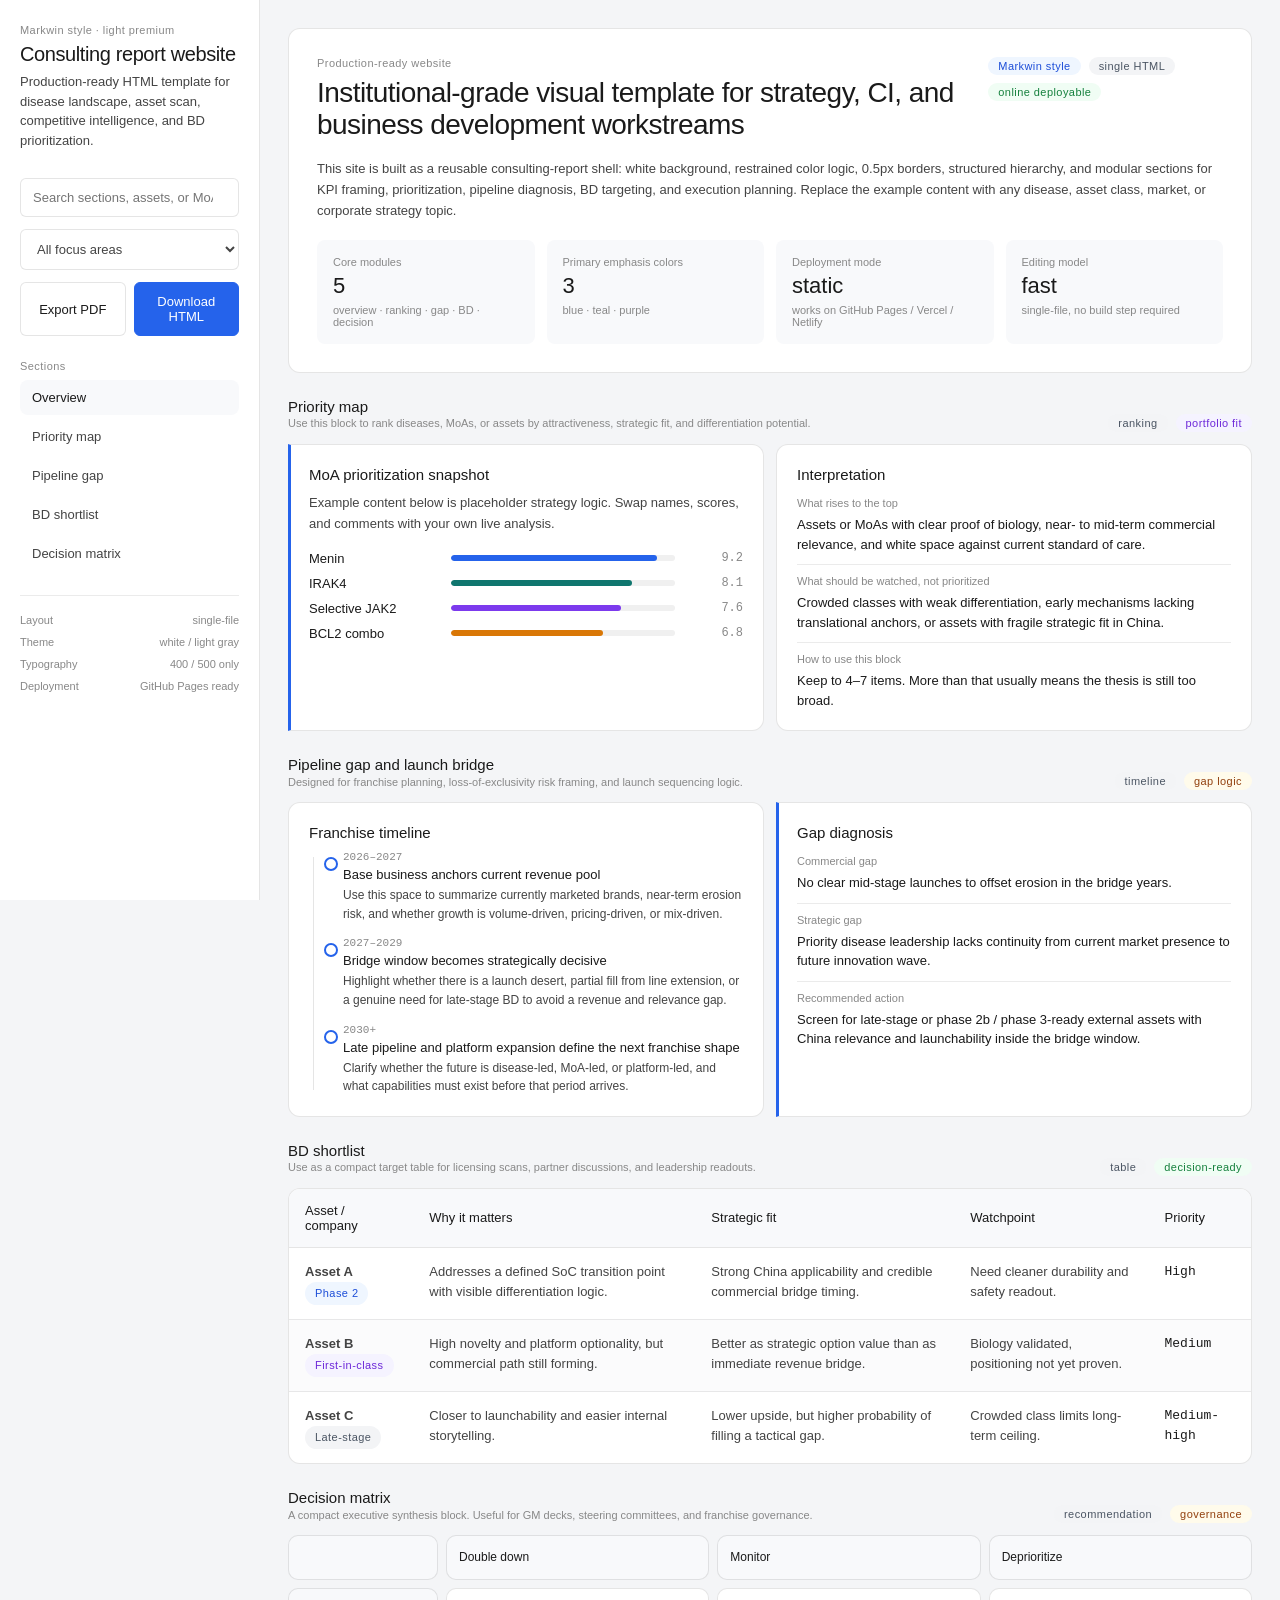
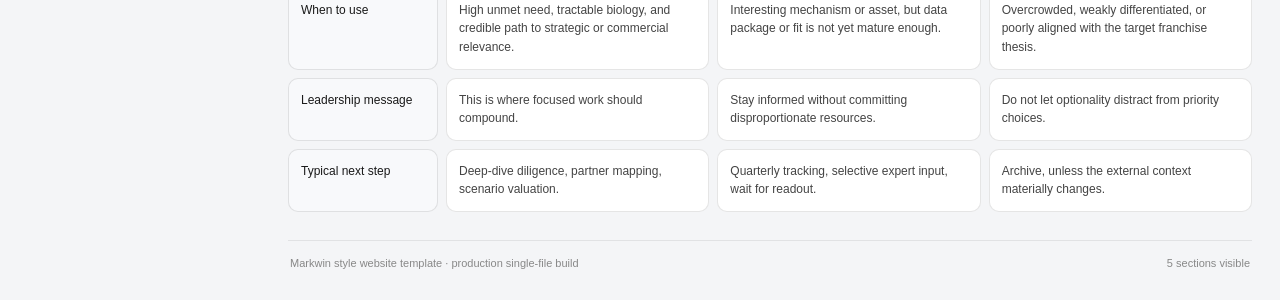
<file: index.html>
<!DOCTYPE html>
<html lang="en">
<head>
  <meta charset="UTF-8" />
  <meta name="viewport" content="width=device-width, initial-scale=1.0" />
  <title>Markwin Insights — production template</title>
  <meta name="description" content="Markwin Style production-grade consulting report website template." />
  <style>
    :root {
      --bg-main: #FFFFFF;
      --bg-page: #F4F5F7;
      --bg-sub: #F8F9FB;
      --text-main: #1A1A1A;
      --text-body: #444444;
      --text-sub: #888888;
      --border: rgba(0, 0, 0, 0.10);
      --border-strong: rgba(0, 0, 0, 0.25);
      --blue: #2563EB;
      --teal: #0F766E;
      --purple: #7C3AED;
      --amber: #D97706;
      --red: #DC2626;
      --green: #16A34A;
      --gray: #6B7280;
      --radius-sm: 6px;
      --radius-md: 10px;
      --radius-lg: 12px;
      --sidebar-w: 260px;
      --max-w: 1480px;
      --font-sans: -apple-system, BlinkMacSystemFont, "Segoe UI", "PingFang SC", "Hiragino Sans GB", "Microsoft YaHei", sans-serif;
      --font-mono: "SF Mono", "Fira Code", "Cascadia Code", monospace;
    }
    * { box-sizing: border-box; }
    html { scroll-behavior: smooth; }
    body {
      margin: 0;
      background: var(--bg-page);
      color: var(--text-main);
      font-family: var(--font-sans);
      -webkit-font-smoothing: antialiased;
      text-rendering: optimizeLegibility;
    }
    a { color: inherit; text-decoration: none; }
    .app {
      max-width: var(--max-w);
      margin: 0 auto;
      display: grid;
      grid-template-columns: var(--sidebar-w) minmax(0, 1fr);
      min-height: 100vh;
    }
    .sidebar {
      position: sticky;
      top: 0;
      height: 100vh;
      background: var(--bg-main);
      border-right: 0.5px solid var(--border);
      padding: 24px 20px 20px;
      overflow-y: auto;
    }
    .brand {
      display: flex;
      flex-direction: column;
      gap: 6px;
      margin-bottom: 28px;
    }
    .brand-kicker {
      font-size: 11px;
      color: var(--text-sub);
      letter-spacing: 0.04em;
      text-transform: none;
    }
    .brand-title {
      font-size: 20px;
      font-weight: 500;
      letter-spacing: -0.02em;
      line-height: 1.2;
    }
    .brand-subtitle {
      font-size: 13px;
      color: var(--text-body);
      line-height: 1.5;
    }
    .controls {
      display: grid;
      gap: 12px;
      margin-bottom: 24px;
    }
    .input, .select, .button {
      width: 100%;
      border: 0.5px solid var(--border);
      border-radius: var(--radius-sm);
      background: var(--bg-main);
      color: var(--text-body);
      font: inherit;
      font-size: 13px;
      padding: 11px 12px;
      outline: none;
      transition: border-color .15s ease, background .15s ease;
    }
    .input:focus, .select:focus, .button:focus {
      border-color: var(--border-strong);
    }
    .button {
      cursor: pointer;
      color: var(--text-main);
    }
    .button.primary {
      background: var(--blue);
      border-color: var(--blue);
      color: #fff;
    }
    .button-row {
      display: grid;
      grid-template-columns: 1fr 1fr;
      gap: 8px;
    }
    .nav-label {
      font-size: 11px;
      color: var(--text-sub);
      margin: 12px 0 8px;
      letter-spacing: 0.04em;
    }
    .nav {
      display: grid;
      gap: 4px;
    }
    .nav a {
      font-size: 13px;
      color: var(--text-body);
      padding: 10px 12px;
      border-radius: 8px;
      transition: background .15s ease, color .15s ease;
    }
    .nav a:hover, .nav a.active {
      background: var(--bg-sub);
      color: var(--text-main);
    }
    .meta-block {
      margin-top: 24px;
      padding-top: 18px;
      border-top: 0.5px solid rgba(0,0,0,0.08);
      display: grid;
      gap: 10px;
    }
    .meta-item {
      display: flex;
      justify-content: space-between;
      gap: 8px;
      font-size: 11px;
      color: var(--text-sub);
    }
    .main {
      padding: 28px;
    }
    .hero {
      background: var(--bg-main);
      border: 0.5px solid var(--border);
      border-radius: var(--radius-lg);
      padding: 28px;
      display: grid;
      gap: 18px;
    }
    .hero-top {
      display: flex;
      justify-content: space-between;
      gap: 16px;
      align-items: flex-start;
    }
    .eyebrow {
      font-size: 11px;
      color: var(--text-sub);
      letter-spacing: 0.04em;
      margin-bottom: 8px;
    }
    .hero h1 {
      margin: 0;
      font-size: 28px;
      line-height: 1.15;
      letter-spacing: -0.02em;
      font-weight: 500;
      max-width: 860px;
    }
    .hero p {
      margin: 0;
      font-size: 13px;
      line-height: 1.6;
      color: var(--text-body);
      max-width: 900px;
    }
    .tag-row, .filter-tags {
      display: flex;
      flex-wrap: wrap;
      gap: 8px;
    }
    .tag {
      display: inline-flex;
      align-items: center;
      gap: 6px;
      padding: 3px 10px;
      border-radius: 20px;
      font-size: 11px;
      font-weight: 500;
      letter-spacing: 0.04em;
      background: #EFF6FF;
      color: #1D4ED8;
      white-space: nowrap;
    }
    .tag.gray { background: #F3F4F6; color: #4B5563; }
    .tag.green { background: #F0FDF4; color: #15803D; }
    .tag.amber { background: #FFFBEB; color: #92400E; }
    .tag.purple { background: #F5F3FF; color: #6D28D9; }
    .metrics {
      display: grid;
      grid-template-columns: repeat(4, minmax(0, 1fr));
      gap: 12px;
    }
    .metric {
      background: var(--bg-sub);
      border-radius: 8px;
      padding: 16px;
    }
    .metric-label { font-size: 11px; color: var(--text-sub); }
    .metric-value {
      margin-top: 6px;
      font-size: 22px;
      line-height: 1.1;
      font-weight: 500;
      color: var(--text-main);
    }
    .metric-note { margin-top: 6px; font-size: 11px; color: var(--text-sub); }
    .section {
      margin-top: 24px;
      display: grid;
      gap: 12px;
    }
    .section-header {
      display: flex;
      justify-content: space-between;
      align-items: flex-end;
      gap: 16px;
    }
    .section-title {
      font-size: 15px;
      font-weight: 500;
      line-height: 1.3;
    }
    .section-subtitle {
      font-size: 11px;
      color: var(--text-sub);
      line-height: 1.4;
      max-width: 760px;
    }
    .grid-2, .grid-3, .grid-4 {
      display: grid;
      gap: 12px;
    }
    .grid-2 { grid-template-columns: repeat(2, minmax(0, 1fr)); }
    .grid-3 { grid-template-columns: repeat(3, minmax(0, 1fr)); }
    .grid-4 { grid-template-columns: repeat(4, minmax(0, 1fr)); }
    .card {
      background: var(--bg-main);
      border: 0.5px solid var(--border);
      border-radius: var(--radius-lg);
      padding: 20px;
      min-width: 0;
    }
    .card.accent {
      border-left: 3px solid var(--blue);
      border-radius: 0 12px 12px 0;
      padding-left: 18px;
    }
    .card-title {
      font-size: 15px;
      font-weight: 500;
      line-height: 1.35;
      margin: 0 0 8px;
    }
    .card-body {
      font-size: 13px;
      line-height: 1.6;
      color: var(--text-body);
    }
    .mini-list {
      display: grid;
      gap: 10px;
      margin-top: 12px;
    }
    .mini-item {
      padding-top: 10px;
      border-top: 0.5px solid rgba(0,0,0,0.08);
      display: grid;
      gap: 6px;
    }
    .mini-item:first-child { padding-top: 0; border-top: 0; }
    .mini-label { font-size: 11px; color: var(--text-sub); }
    .mini-value { font-size: 13px; color: var(--text-main); line-height: 1.5; }
    .bar-list { display: grid; gap: 10px; }
    .bar-row {
      display: grid;
      grid-template-columns: 132px minmax(0, 1fr) 58px;
      gap: 10px;
      align-items: center;
    }
    .bar-label { font-size: 13px; color: var(--text-main); }
    .bar-track {
      height: 6px;
      background: #F0F0F0;
      border-radius: 3px;
      overflow: hidden;
    }
    .bar-fill { height: 100%; border-radius: 3px; }
    .bar-value {
      font-size: 12px;
      color: var(--text-sub);
      text-align: right;
      font-family: var(--font-mono);
    }
    .bar-blue { background: var(--blue); }
    .bar-teal { background: var(--teal); }
    .bar-purple { background: var(--purple); }
    .bar-amber { background: var(--amber); }
    .timeline {
      position: relative;
      display: grid;
      gap: 14px;
      padding-left: 16px;
    }
    .timeline::before {
      content: "";
      position: absolute;
      left: 4px;
      top: 6px;
      bottom: 6px;
      width: 0.5px;
      background: rgba(0,0,0,0.10);
    }
    .timeline-item {
      position: relative;
      padding-left: 18px;
      display: grid;
      gap: 4px;
    }
    .timeline-item::before {
      content: "";
      position: absolute;
      left: -1px;
      top: 6px;
      width: 10px;
      height: 10px;
      border-radius: 999px;
      background: var(--bg-main);
      border: 2px solid var(--blue);
    }
    .timeline-date { font-size: 11px; color: var(--text-sub); font-family: var(--font-mono); }
    .timeline-title { font-size: 13px; color: var(--text-main); }
    .timeline-copy { font-size: 12px; color: var(--text-body); line-height: 1.55; }
    .table-wrap {
      overflow-x: auto;
      border: 0.5px solid var(--border);
      border-radius: 12px;
      background: var(--bg-main);
    }
    table {
      width: 100%;
      border-collapse: collapse;
      min-width: 780px;
    }
    thead th {
      font-size: 13px;
      font-weight: 500;
      color: var(--text-main);
      text-align: left;
      padding: 14px 16px;
      background: var(--bg-sub);
      border-bottom: 0.5px solid var(--border);
    }
    tbody td {
      font-size: 13px;
      line-height: 1.55;
      color: var(--text-body);
      padding: 14px 16px;
      border-top: 0.5px solid rgba(0,0,0,0.08);
      vertical-align: top;
    }
    tbody tr:nth-child(even) td { background: #FBFBFC; }
    .score {
      font-family: var(--font-mono);
      color: var(--text-main);
    }
    .matrix {
      display: grid;
      grid-template-columns: 150px repeat(3, minmax(0, 1fr));
      gap: 8px;
    }
    .matrix-head, .matrix-cell {
      border: 0.5px solid var(--border);
      border-radius: 10px;
      padding: 12px;
      background: var(--bg-main);
      font-size: 12px;
      line-height: 1.55;
      color: var(--text-body);
    }
    .matrix-head {
      background: var(--bg-sub);
      font-weight: 500;
      color: var(--text-main);
    }
    .matrix-row-title {
      background: var(--bg-sub);
      font-weight: 500;
      color: var(--text-main);
    }
    .footer {
      margin-top: 28px;
      padding: 16px 2px 0;
      border-top: 0.5px solid rgba(0,0,0,0.08);
      display: flex;
      justify-content: space-between;
      gap: 16px;
      font-size: 11px;
      color: var(--text-sub);
    }
    .hidden { display: none !important; }
    @media (max-width: 1180px) {
      .app { grid-template-columns: 1fr; }
      .sidebar {
        position: static;
        height: auto;
        border-right: 0;
        border-bottom: 0.5px solid var(--border);
      }
      .main { padding: 20px; }
      .metrics, .grid-4 { grid-template-columns: repeat(2, minmax(0, 1fr)); }
      .grid-3 { grid-template-columns: 1fr; }
      .grid-2 { grid-template-columns: 1fr; }
    }
    @media (max-width: 720px) {
      .hero, .card { padding: 16px; }
      .main { padding: 12px; }
      .hero-top, .section-header, .footer { flex-direction: column; align-items: flex-start; }
      .metrics { grid-template-columns: 1fr; }
      .bar-row { grid-template-columns: 90px minmax(0, 1fr) 48px; }
      .matrix { grid-template-columns: 1fr; }
      table { min-width: 620px; }
    }
    @media print {
      body { background: #fff; }
      .sidebar, .controls { display: none; }
      .app { display: block; max-width: none; }
      .main { padding: 0; }
      .hero, .card, .table-wrap { break-inside: avoid; }
    }
  </style>
</head>
<body>
  <div class="app">
    <aside class="sidebar">
      <div class="brand">
        <div class="brand-kicker">Markwin style · light premium</div>
        <div class="brand-title">Consulting report website</div>
        <div class="brand-subtitle">Production-ready HTML template for disease landscape, asset scan, competitive intelligence, and BD prioritization.</div>
      </div>

      <div class="controls">
        <input id="searchInput" class="input" type="search" placeholder="Search sections, assets, or MoAs" />
        <select id="focusFilter" class="select">
          <option value="all">All focus areas</option>
          <option value="landscape">Landscape</option>
          <option value="pipeline">Pipeline</option>
          <option value="bd">BD</option>
          <option value="execution">Execution</option>
        </select>
        <div class="button-row">
          <button class="button" onclick="window.print()">Export PDF</button>
          <button class="button primary" onclick="downloadHtml()">Download HTML</button>
        </div>
      </div>

      <div class="nav-label">Sections</div>
      <nav class="nav" id="nav">
        <a href="#overview" data-focus="landscape">Overview</a>
        <a href="#priority" data-focus="landscape">Priority map</a>
        <a href="#pipeline" data-focus="pipeline">Pipeline gap</a>
        <a href="#bd" data-focus="bd">BD shortlist</a>
        <a href="#decision" data-focus="execution">Decision matrix</a>
      </nav>

      <div class="meta-block">
        <div class="meta-item"><span>Layout</span><span>single-file</span></div>
        <div class="meta-item"><span>Theme</span><span>white / light gray</span></div>
        <div class="meta-item"><span>Typography</span><span>400 / 500 only</span></div>
        <div class="meta-item"><span>Deployment</span><span>GitHub Pages ready</span></div>
      </div>
    </aside>

    <main class="main" id="mainContent">
      <section class="hero searchable section-block" id="overview" data-focus="landscape" data-keywords="hematology landscape launch strategy report template mc kinsey novartis">
        <div class="hero-top">
          <div>
            <div class="eyebrow">Production-ready website</div>
            <h1>Institutional-grade visual template for strategy, CI, and business development workstreams</h1>
          </div>
          <div class="tag-row">
            <span class="tag">Markwin style</span>
            <span class="tag gray">single HTML</span>
            <span class="tag green">online deployable</span>
          </div>
        </div>
        <p>
          This site is built as a reusable consulting-report shell: white background, restrained color logic, 0.5px borders, structured hierarchy, and modular sections for KPI framing, prioritization, pipeline diagnosis, BD targeting, and execution planning. Replace the example content with any disease, asset class, market, or corporate strategy topic.
        </p>

        <div class="metrics">
          <div class="metric">
            <div class="metric-label">Core modules</div>
            <div class="metric-value">5</div>
            <div class="metric-note">overview · ranking · gap · BD · decision</div>
          </div>
          <div class="metric">
            <div class="metric-label">Primary emphasis colors</div>
            <div class="metric-value">3</div>
            <div class="metric-note">blue · teal · purple</div>
          </div>
          <div class="metric">
            <div class="metric-label">Deployment mode</div>
            <div class="metric-value">static</div>
            <div class="metric-note">works on GitHub Pages / Vercel / Netlify</div>
          </div>
          <div class="metric">
            <div class="metric-label">Editing model</div>
            <div class="metric-value">fast</div>
            <div class="metric-note">single-file, no build step required</div>
          </div>
        </div>
      </section>

      <section class="section section-block searchable" id="priority" data-focus="landscape" data-keywords="priority map moa ranking opportunity assessment portfolio">
        <div class="section-header">
          <div>
            <div class="section-title">Priority map</div>
            <div class="section-subtitle">Use this block to rank diseases, MoAs, or assets by attractiveness, strategic fit, and differentiation potential.</div>
          </div>
          <div class="filter-tags">
            <span class="tag gray">ranking</span>
            <span class="tag purple">portfolio fit</span>
          </div>
        </div>

        <div class="grid-2">
          <article class="card accent">
            <h3 class="card-title">MoA prioritization snapshot</h3>
            <div class="card-body">Example content below is placeholder strategy logic. Swap names, scores, and comments with your own live analysis.</div>
            <div class="mini-list" style="margin-top:16px;">
              <div class="bar-list">
                <div class="bar-row"><div class="bar-label">Menin</div><div class="bar-track"><div class="bar-fill bar-blue" style="width:92%"></div></div><div class="bar-value">9.2</div></div>
                <div class="bar-row"><div class="bar-label">IRAK4</div><div class="bar-track"><div class="bar-fill bar-teal" style="width:81%"></div></div><div class="bar-value">8.1</div></div>
                <div class="bar-row"><div class="bar-label">Selective JAK2</div><div class="bar-track"><div class="bar-fill bar-purple" style="width:76%"></div></div><div class="bar-value">7.6</div></div>
                <div class="bar-row"><div class="bar-label">BCL2 combo</div><div class="bar-track"><div class="bar-fill bar-amber" style="width:68%"></div></div><div class="bar-value">6.8</div></div>
              </div>
            </div>
          </article>

          <article class="card">
            <h3 class="card-title">Interpretation</h3>
            <div class="mini-list">
              <div class="mini-item">
                <div class="mini-label">What rises to the top</div>
                <div class="mini-value">Assets or MoAs with clear proof of biology, near- to mid-term commercial relevance, and white space against current standard of care.</div>
              </div>
              <div class="mini-item">
                <div class="mini-label">What should be watched, not prioritized</div>
                <div class="mini-value">Crowded classes with weak differentiation, early mechanisms lacking translational anchors, or assets with fragile strategic fit in China.</div>
              </div>
              <div class="mini-item">
                <div class="mini-label">How to use this block</div>
                <div class="mini-value">Keep to 4–7 items. More than that usually means the thesis is still too broad.</div>
              </div>
            </div>
          </article>
        </div>
      </section>

      <section class="section section-block searchable" id="pipeline" data-focus="pipeline" data-keywords="pipeline gap launch bridge timeline revenue hole">
        <div class="section-header">
          <div>
            <div class="section-title">Pipeline gap and launch bridge</div>
            <div class="section-subtitle">Designed for franchise planning, loss-of-exclusivity risk framing, and launch sequencing logic.</div>
          </div>
          <div class="filter-tags">
            <span class="tag gray">timeline</span>
            <span class="tag amber">gap logic</span>
          </div>
        </div>

        <div class="grid-2">
          <article class="card">
            <h3 class="card-title">Franchise timeline</h3>
            <div class="timeline">
              <div class="timeline-item">
                <div class="timeline-date">2026–2027</div>
                <div class="timeline-title">Base business anchors current revenue pool</div>
                <div class="timeline-copy">Use this space to summarize currently marketed brands, near-term erosion risk, and whether growth is volume-driven, pricing-driven, or mix-driven.</div>
              </div>
              <div class="timeline-item">
                <div class="timeline-date">2027–2029</div>
                <div class="timeline-title">Bridge window becomes strategically decisive</div>
                <div class="timeline-copy">Highlight whether there is a launch desert, partial fill from line extension, or a genuine need for late-stage BD to avoid a revenue and relevance gap.</div>
              </div>
              <div class="timeline-item">
                <div class="timeline-date">2030+</div>
                <div class="timeline-title">Late pipeline and platform expansion define the next franchise shape</div>
                <div class="timeline-copy">Clarify whether the future is disease-led, MoA-led, or platform-led, and what capabilities must exist before that period arrives.</div>
              </div>
            </div>
          </article>

          <article class="card accent">
            <h3 class="card-title">Gap diagnosis</h3>
            <div class="mini-list">
              <div class="mini-item">
                <div class="mini-label">Commercial gap</div>
                <div class="mini-value">No clear mid-stage launches to offset erosion in the bridge years.</div>
              </div>
              <div class="mini-item">
                <div class="mini-label">Strategic gap</div>
                <div class="mini-value">Priority disease leadership lacks continuity from current market presence to future innovation wave.</div>
              </div>
              <div class="mini-item">
                <div class="mini-label">Recommended action</div>
                <div class="mini-value">Screen for late-stage or phase 2b / phase 3-ready external assets with China relevance and launchability inside the bridge window.</div>
              </div>
            </div>
          </article>
        </div>
      </section>

      <section class="section section-block searchable" id="bd" data-focus="bd" data-keywords="bd shortlist business development target asset licensing m&a partnership">
        <div class="section-header">
          <div>
            <div class="section-title">BD shortlist</div>
            <div class="section-subtitle">Use as a compact target table for licensing scans, partner discussions, and leadership readouts.</div>
          </div>
          <div class="filter-tags">
            <span class="tag gray">table</span>
            <span class="tag green">decision-ready</span>
          </div>
        </div>

        <div class="table-wrap">
          <table>
            <thead>
              <tr>
                <th>Asset / company</th>
                <th>Why it matters</th>
                <th>Strategic fit</th>
                <th>Watchpoint</th>
                <th>Priority</th>
              </tr>
            </thead>
            <tbody>
              <tr>
                <td><strong>Asset A</strong><br><span class="tag">Phase 2</span></td>
                <td>Addresses a defined SoC transition point with visible differentiation logic.</td>
                <td>Strong China applicability and credible commercial bridge timing.</td>
                <td>Need cleaner durability and safety readout.</td>
                <td class="score">High</td>
              </tr>
              <tr>
                <td><strong>Asset B</strong><br><span class="tag purple">First-in-class</span></td>
                <td>High novelty and platform optionality, but commercial path still forming.</td>
                <td>Better as strategic option value than as immediate revenue bridge.</td>
                <td>Biology validated, positioning not yet proven.</td>
                <td class="score">Medium</td>
              </tr>
              <tr>
                <td><strong>Asset C</strong><br><span class="tag gray">Late-stage</span></td>
                <td>Closer to launchability and easier internal storytelling.</td>
                <td>Lower upside, but higher probability of filling a tactical gap.</td>
                <td>Crowded class limits long-term ceiling.</td>
                <td class="score">Medium-high</td>
              </tr>
            </tbody>
          </table>
        </div>
      </section>

      <section class="section section-block searchable" id="decision" data-focus="execution" data-keywords="decision matrix recommendation next steps governance">
        <div class="section-header">
          <div>
            <div class="section-title">Decision matrix</div>
            <div class="section-subtitle">A compact executive synthesis block. Useful for GM decks, steering committees, and franchise governance.</div>
          </div>
          <div class="filter-tags">
            <span class="tag gray">recommendation</span>
            <span class="tag amber">governance</span>
          </div>
        </div>

        <div class="matrix">
          <div class="matrix-head"></div>
          <div class="matrix-head">Double down</div>
          <div class="matrix-head">Monitor</div>
          <div class="matrix-head">Deprioritize</div>

          <div class="matrix-cell matrix-row-title">When to use</div>
          <div class="matrix-cell">High unmet need, tractable biology, and credible path to strategic or commercial relevance.</div>
          <div class="matrix-cell">Interesting mechanism or asset, but data package or fit is not yet mature enough.</div>
          <div class="matrix-cell">Overcrowded, weakly differentiated, or poorly aligned with the target franchise thesis.</div>

          <div class="matrix-cell matrix-row-title">Leadership message</div>
          <div class="matrix-cell">This is where focused work should compound.</div>
          <div class="matrix-cell">Stay informed without committing disproportionate resources.</div>
          <div class="matrix-cell">Do not let optionality distract from priority choices.</div>

          <div class="matrix-cell matrix-row-title">Typical next step</div>
          <div class="matrix-cell">Deep-dive diligence, partner mapping, scenario valuation.</div>
          <div class="matrix-cell">Quarterly tracking, selective expert input, wait for readout.</div>
          <div class="matrix-cell">Archive, unless the external context materially changes.</div>
        </div>
      </section>

      <footer class="footer">
        <div>Markwin style website template · production single-file build</div>
        <div id="footerStatus">Ready for static hosting</div>
      </footer>
    </main>
  </div>

  <script>
    const searchInput = document.getElementById('searchInput');
    const focusFilter = document.getElementById('focusFilter');
    const sections = Array.from(document.querySelectorAll('.section-block'));
    const navLinks = Array.from(document.querySelectorAll('#nav a'));
    const footerStatus = document.getElementById('footerStatus');

    function normalize(v) { return (v || '').toLowerCase().trim(); }

    function updateVisibility() {
      const q = normalize(searchInput.value);
      const focus = focusFilter.value;
      let visibleCount = 0;

      sections.forEach(section => {
        const text = normalize(section.innerText + ' ' + (section.dataset.keywords || ''));
        const focusMatch = focus === 'all' || section.dataset.focus === focus;
        const searchMatch = !q || text.includes(q);
        const show = focusMatch && searchMatch;
        section.classList.toggle('hidden', !show);
        if (show) visibleCount += 1;
      });

      navLinks.forEach(link => {
        const target = document.querySelector(link.getAttribute('href'));
        const hidden = target.classList.contains('hidden');
        link.classList.toggle('hidden', hidden);
      });

      footerStatus.textContent = visibleCount + ' section' + (visibleCount === 1 ? '' : 's') + ' visible';
    }

    function updateActiveNav() {
      const offset = 120;
      let activeId = '';
      sections.filter(s => !s.classList.contains('hidden')).forEach(section => {
        const rect = section.getBoundingClientRect();
        if (rect.top <= offset && rect.bottom > offset) activeId = '#' + section.id;
      });
      navLinks.forEach(link => {
        link.classList.toggle('active', link.getAttribute('href') === activeId);
      });
    }

    function downloadHtml() {
      const blob = new Blob([document.documentElement.outerHTML], { type: 'text/html;charset=utf-8' });
      const url = URL.createObjectURL(blob);
      const a = document.createElement('a');
      a.href = url;
      a.download = 'markwin-production-template.html';
      document.body.appendChild(a);
      a.click();
      a.remove();
      URL.revokeObjectURL(url);
    }

    searchInput.addEventListener('input', updateVisibility);
    focusFilter.addEventListener('change', updateVisibility);
    window.addEventListener('scroll', updateActiveNav, { passive: true });
    updateVisibility();
    updateActiveNav();
  </script>
</body>
</html>
</file>
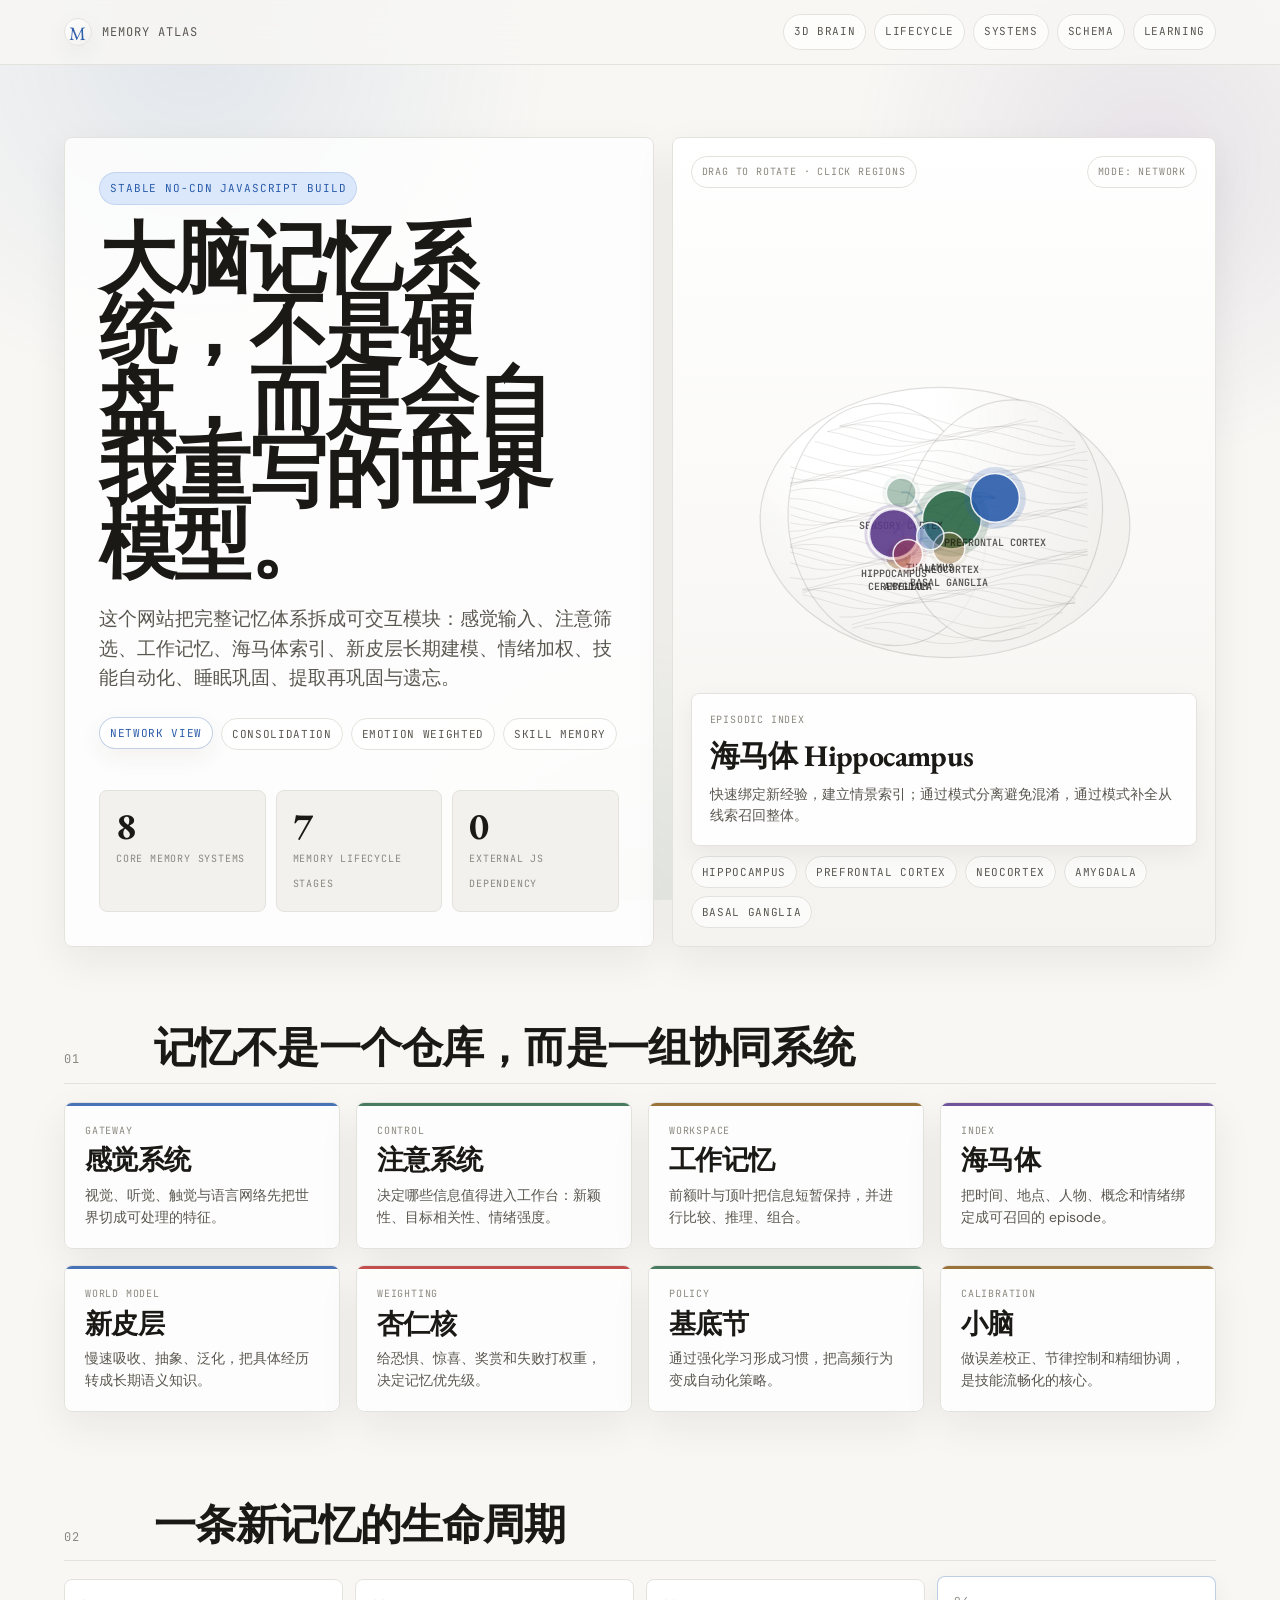
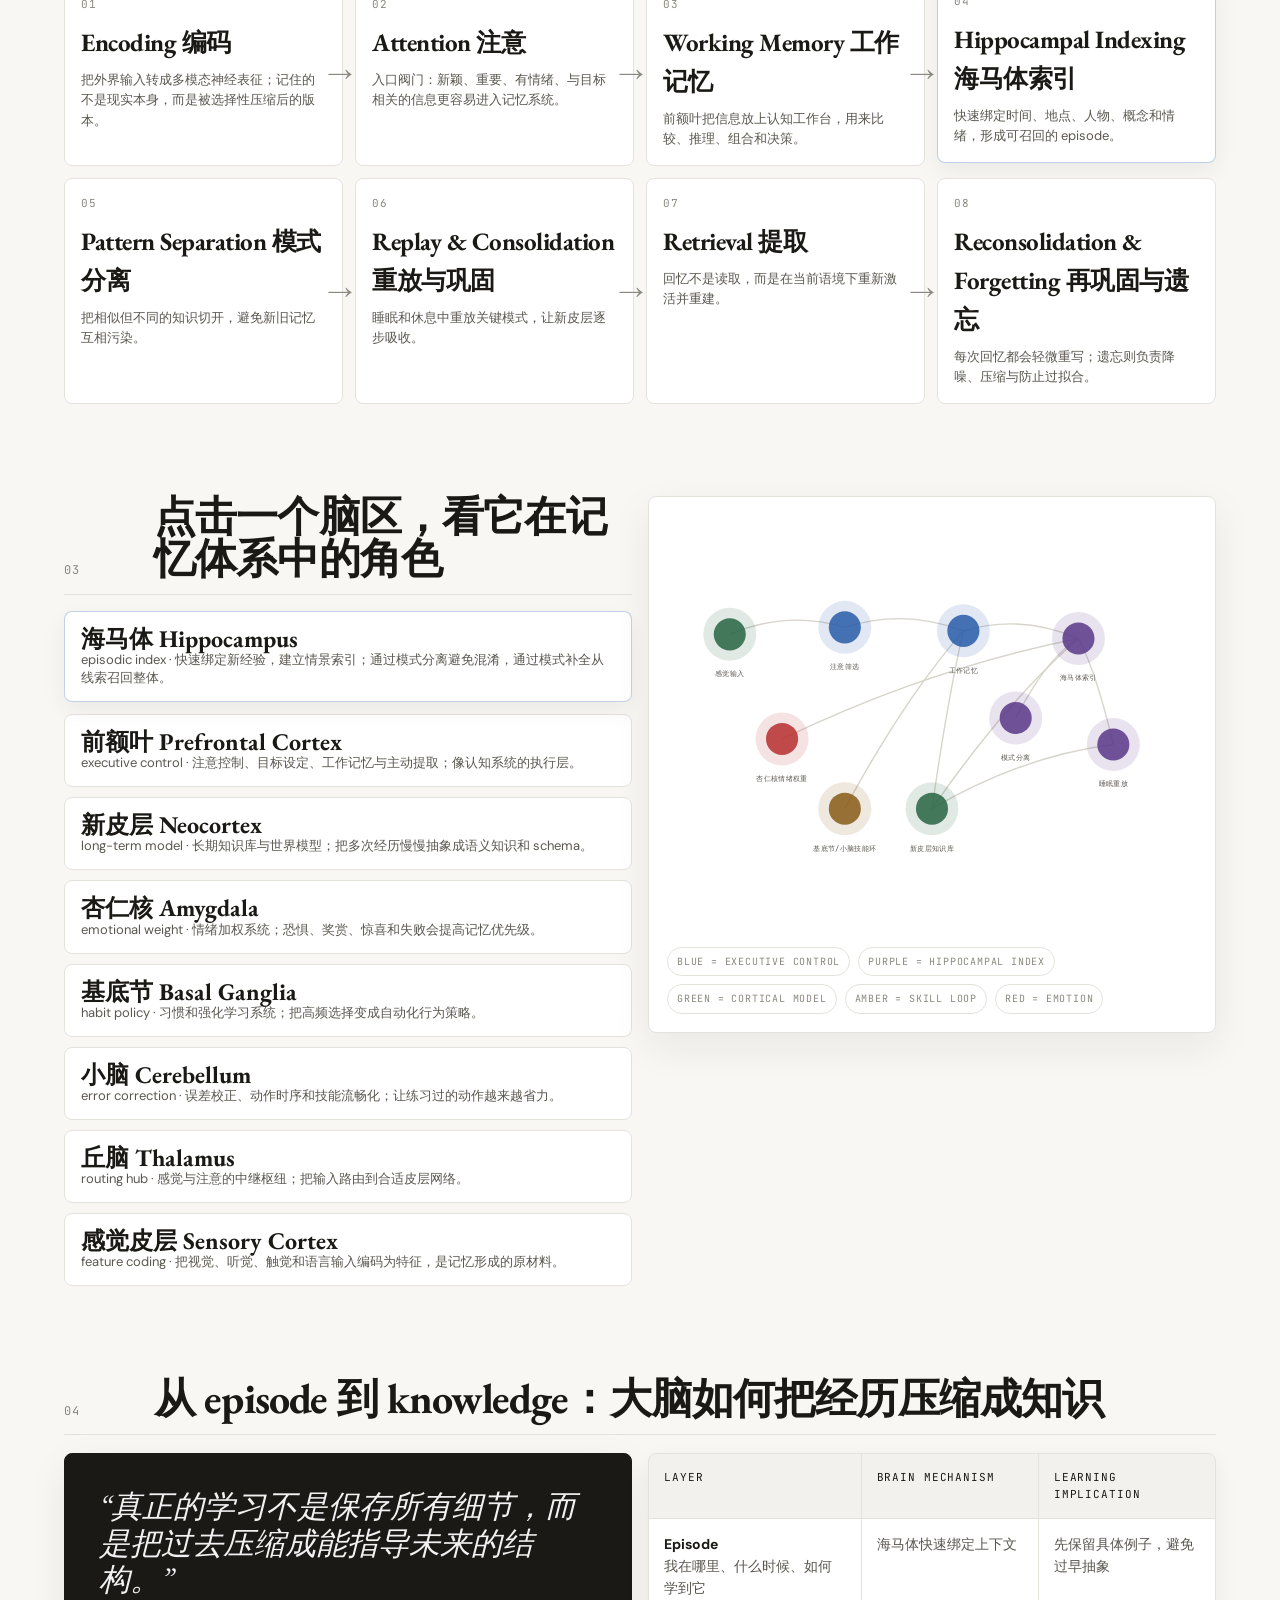
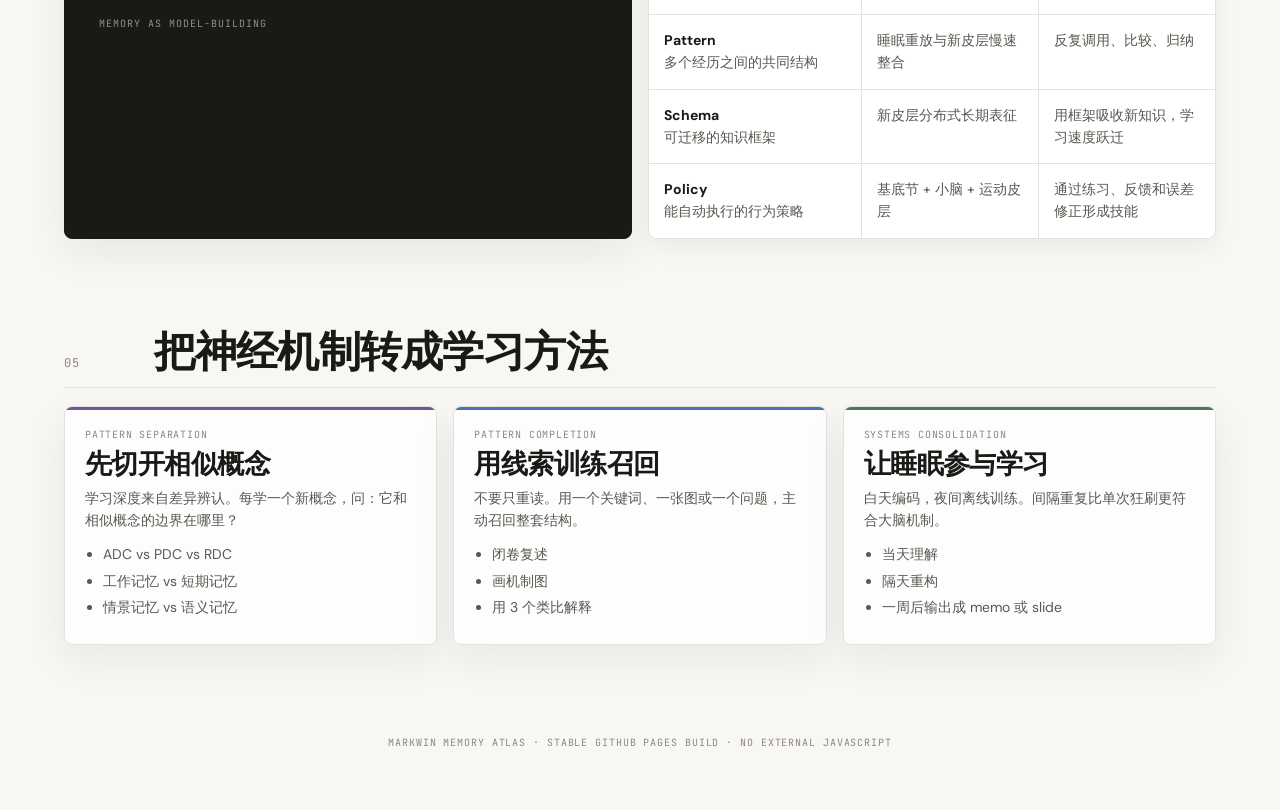
<file: memory-system/index.html>
<!DOCTYPE html>
<html lang="zh-CN">
<head>
<meta charset="UTF-8" />
<meta name="viewport" content="width=device-width, initial-scale=1.0" />
<title>大脑记忆系统｜Stable Interactive Memory Atlas</title>
<meta name="description" content="稳定版大脑记忆机制交互网站：无外部 JS 依赖，GitHub Pages 可直接运行。" />
<link rel="preconnect" href="https://fonts.googleapis.com">
<link rel="preconnect" href="https://fonts.gstatic.com" crossorigin>
<link href="https://fonts.googleapis.com/css2?family=DM+Sans:wght@400;500;600;700&family=EB+Garamond:ital,wght@0,500;0,600;0,700;1,500&family=JetBrains+Mono:wght@500;600;700&display=swap" rel="stylesheet">
<style>
:root{--bg:#f8f7f4;--surface:#fff;--surface-2:#f2f1ee;--border:#e4e2dd;--text-primary:#1a1916;--text-secondary:#5a5750;--text-muted:#8a887f;--blue:#2a5caa;--blue-light:#dbe8fb;--green:#2a6645;--amber:#8a5c1a;--red:#b83232;--purple:#5a3a8a;--shadow:0 14px 40px rgba(26,25,22,.07);--soft-shadow:0 8px 24px rgba(26,25,22,.06);--radius:8px;--max:1200px}*{box-sizing:border-box}html{scroll-behavior:smooth}body{margin:0;background:var(--bg);color:var(--text-primary);font-family:'DM Sans',system-ui,sans-serif;line-height:1.55;overflow-x:hidden}body:before{content:"";position:fixed;inset:0;pointer-events:none;background:radial-gradient(circle at 15% 5%,rgba(42,92,170,.10),transparent 26%),radial-gradient(circle at 90% 18%,rgba(90,58,138,.10),transparent 22%),radial-gradient(circle at 50% 100%,rgba(42,102,69,.07),transparent 24%);z-index:-1}a{color:inherit;text-decoration:none}.wrap{max-width:var(--max);margin:0 auto;padding:0 24px}.topbar{position:sticky;top:0;z-index:50;background:rgba(248,247,244,.82);backdrop-filter:blur(16px);border-bottom:1px solid var(--border)}.topbar .wrap{height:64px;display:flex;align-items:center;justify-content:space-between;gap:18px}.brand{display:flex;align-items:center;gap:10px;font-family:'JetBrains Mono',monospace;text-transform:uppercase;font-size:12px;letter-spacing:.08em;color:var(--text-secondary)}.brand-mark{width:28px;height:28px;border:1px solid var(--border);border-radius:50%;background:linear-gradient(135deg,var(--surface),var(--surface-2));display:grid;place-items:center;box-shadow:var(--soft-shadow)}.brand-mark:after{content:"μ";font-family:'EB Garamond',serif;font-size:19px;color:var(--blue)}.nav{display:flex;gap:8px;flex-wrap:wrap;justify-content:flex-end}.nav a,.chip,.control{font-family:'JetBrains Mono',monospace;text-transform:uppercase;font-size:11px;letter-spacing:.06em;border:1px solid var(--border);background:rgba(255,255,255,.66);padding:8px 10px;border-radius:999px;color:var(--text-secondary);transition:.2s ease;cursor:pointer}.nav a:hover,.chip:hover,.control:hover,.control.active{transform:translateY(-1px);box-shadow:var(--soft-shadow);border-color:rgba(42,92,170,.28);color:var(--blue);background:#fff}.hero{padding:72px 0 34px}.hero-grid{display:grid;grid-template-columns:1.04fr .96fr;gap:18px;align-items:stretch}.hero-copy,.card{background:rgba(255,255,255,.78);border:1px solid var(--border);border-radius:var(--radius);box-shadow:var(--shadow)}.hero-copy{padding:34px;display:flex;flex-direction:column;justify-content:space-between;min-height:590px}.tag{width:max-content;background:var(--blue-light);color:var(--blue);border:1px solid rgba(42,92,170,.14);font-family:'JetBrains Mono',monospace;text-transform:uppercase;font-size:11px;letter-spacing:.08em;padding:7px 10px;border-radius:999px;margin-bottom:18px}h1,h2,h3{font-family:'EB Garamond',serif;margin:0;color:var(--text-primary);letter-spacing:-.02em}h1{font-size:clamp(44px,6vw,78px);line-height:.93;font-weight:700;max-width:850px}.lead{font-size:19px;color:var(--text-secondary);max-width:700px;margin:24px 0 26px}.stat-row{display:grid;grid-template-columns:repeat(3,1fr);gap:10px;margin-top:24px}.stat{background:var(--surface-2);border:1px solid var(--border);border-radius:var(--radius);padding:16px}.stat b{display:block;font-family:'EB Garamond',serif;font-size:38px;line-height:1}.stat span{font-family:'JetBrains Mono',monospace;text-transform:uppercase;font-size:10px;letter-spacing:.08em;color:var(--text-muted)}.brain-stage{position:relative;min-height:590px;overflow:hidden;background:linear-gradient(180deg,#fff,#f4f3ef);border:1px solid var(--border);border-radius:var(--radius);box-shadow:var(--shadow)}#brainCanvas{position:absolute;inset:0;width:100%;height:100%;display:block;cursor:grab}#brainCanvas:active{cursor:grabbing}.stage-head{position:absolute;left:18px;top:18px;right:18px;z-index:5;display:flex;align-items:flex-start;justify-content:space-between;gap:12px;pointer-events:none}.mini{font-family:'JetBrains Mono',monospace;font-size:10px;text-transform:uppercase;letter-spacing:.08em;color:var(--text-muted);background:rgba(255,255,255,.72);border:1px solid var(--border);border-radius:999px;padding:7px 10px}.stage-overlay{position:absolute;left:18px;right:18px;bottom:18px;z-index:6;display:grid;gap:10px}.active-card{background:rgba(255,255,255,.88);backdrop-filter:blur(12px);border:1px solid var(--border);border-radius:var(--radius);padding:18px;box-shadow:var(--soft-shadow)}.eyebrow{font-family:'JetBrains Mono',monospace;text-transform:uppercase;font-size:10px;letter-spacing:.08em;color:var(--text-muted);margin-bottom:6px}.active-card h3{font-size:30px;margin-bottom:4px}.active-card p{margin:0;color:var(--text-secondary);font-size:14px}.stage-actions{display:flex;gap:8px;flex-wrap:wrap}.section{padding:46px 0}.section-title{display:grid;grid-template-columns:72px 1fr;gap:18px;align-items:end;border-bottom:1px solid var(--border);padding-bottom:14px;margin-bottom:18px}.section-no{font-family:'JetBrains Mono',monospace;font-size:12px;letter-spacing:.1em;color:var(--text-muted)}.section-title h2{font-size:42px;line-height:1}.grid{display:grid;gap:16px}.cols-2{grid-template-columns:repeat(2,1fr)}.cols-3{grid-template-columns:repeat(3,1fr)}.cols-4{grid-template-columns:repeat(4,1fr)}.card{padding:20px;transition:.2s ease;position:relative;overflow:hidden}.card:hover{transform:translateY(-3px);box-shadow:0 20px 50px rgba(26,25,22,.09)}.card:before{content:"";position:absolute;top:0;left:0;right:0;height:3px;background:var(--blue);opacity:.86}.card.green:before{background:var(--green)}.card.amber:before{background:var(--amber)}.card.red:before{background:var(--red)}.card.purple:before{background:var(--purple)}.kicker{font-family:'JetBrains Mono',monospace;text-transform:uppercase;font-size:10px;letter-spacing:.08em;color:var(--text-muted);margin-bottom:8px}.card h3{font-size:27px;line-height:1.05;margin-bottom:10px}.card p,.card li{color:var(--text-secondary);font-size:14px}.card p{margin:0}.card ul{margin:12px 0 0;padding-left:18px}.card li{margin:5px 0}.controls{display:flex;gap:8px;flex-wrap:wrap;margin:0 0 16px}.brain-region-grid{display:grid;grid-template-columns:1fr 1fr;gap:16px;align-items:start}.region-list{display:grid;gap:10px}.region-button{width:100%;text-align:left;background:var(--surface);border:1px solid var(--border);border-radius:var(--radius);padding:14px 16px;cursor:pointer;transition:.2s ease;color:var(--text-primary);font-family:'DM Sans',sans-serif}.region-button:hover,.region-button.active{transform:translateY(-2px);box-shadow:var(--soft-shadow);border-color:rgba(42,92,170,.28)}.region-button b{font-family:'EB Garamond',serif;font-size:24px;display:block;line-height:1.05}.region-button span{font-size:13px;color:var(--text-secondary)}.flow{display:grid;grid-template-columns:repeat(4,1fr);gap:12px}.flow-step{background:var(--surface);border:1px solid var(--border);border-radius:var(--radius);padding:16px;min-height:170px;position:relative;transition:.2s ease;cursor:pointer}.flow-step:hover,.flow-step.active{transform:translateY(-3px);box-shadow:var(--soft-shadow);border-color:rgba(42,92,170,.30)}.flow-step .num{font-family:'JetBrains Mono',monospace;font-size:11px;color:var(--text-muted);letter-spacing:.1em;margin-bottom:10px}.flow-step h3{font-size:25px;margin-bottom:8px}.flow-step p{font-size:13px;color:var(--text-secondary);margin:0}.flow-step:after{content:"→";position:absolute;right:-11px;top:50%;transform:translateY(-50%);color:var(--text-muted);font-family:'EB Garamond',serif;font-size:26px;z-index:2}.flow-step:nth-child(4):after,.flow-step:nth-child(8):after{display:none}.insight{background:#1a1916;color:#fff;border-radius:var(--radius);padding:34px;border:1px solid #1a1916;box-shadow:var(--shadow)}.insight p{font-family:'EB Garamond',serif;font-size:31px;line-height:1.18;font-style:italic;margin:0;color:rgba(255,255,255,.94)}.insight .by{font-family:'JetBrains Mono',monospace;text-transform:uppercase;font-size:10px;letter-spacing:.1em;color:rgba(255,255,255,.52);margin-top:18px}.matrix{display:grid;grid-template-columns:1.2fr 1fr 1fr;gap:1px;background:var(--border);border:1px solid var(--border);border-radius:var(--radius);overflow:hidden;box-shadow:var(--soft-shadow)}.cell{background:var(--surface);padding:15px;font-size:14px;color:var(--text-secondary)}.cell.head{font-family:'JetBrains Mono',monospace;text-transform:uppercase;font-size:11px;letter-spacing:.08em;color:var(--text-primary);background:var(--surface-2)}.cell b{color:var(--text-primary)}.graph-panel{background:var(--surface);border:1px solid var(--border);border-radius:var(--radius);box-shadow:var(--shadow);padding:18px;min-height:430px;position:relative;overflow:hidden}#knowledgeGraph{width:100%;height:420px;display:block}.node-label{font-family:'JetBrains Mono',monospace;font-size:10px;text-transform:uppercase;letter-spacing:.05em;pointer-events:none}.legend{display:flex;gap:8px;flex-wrap:wrap;margin-top:12px}.legend span{font-family:'JetBrains Mono',monospace;font-size:10px;text-transform:uppercase;letter-spacing:.08em;color:var(--text-muted);border:1px solid var(--border);border-radius:999px;padding:6px 9px;background:var(--surface)}.footer{padding:44px 0 60px;color:var(--text-muted);font-family:'JetBrains Mono',monospace;text-transform:uppercase;font-size:10px;letter-spacing:.09em;text-align:center}.fade{opacity:1;transform:none}.fade.ready{opacity:0;transform:translateY(18px);transition:opacity .6s ease,transform .6s ease}.fade.ready.in{opacity:1;transform:none}@media(max-width:900px){.hero-grid,.cols-2,.cols-3,.cols-4,.brain-region-grid,.flow{grid-template-columns:1fr}.hero-copy,.brain-stage{min-height:auto}.brain-stage{height:560px}.hero-copy{padding:26px}.stat-row{grid-template-columns:1fr}.nav{display:none}.section-title{grid-template-columns:1fr}.flow-step:after{display:none}.matrix{grid-template-columns:1fr}.cell.head:nth-child(n+2){display:none}}
</style>
</head>
<body>
<header class="topbar"><div class="wrap"><a class="brand" href="#top"><span class="brand-mark"></span><span>Memory Atlas</span></a><nav class="nav"><a href="#atlas">3D Brain</a><a href="#lifecycle">Lifecycle</a><a href="#systems">Systems</a><a href="#schema">Schema</a><a href="#learn">Learning</a></nav></div></header>
<main id="top">
<section class="hero"><div class="wrap hero-grid"><div class="hero-copy fade"><div><div class="tag">Stable no-CDN JavaScript build</div><h1>大脑记忆系统，不是硬盘，而是会自我重写的世界模型。</h1><p class="lead">这个网站把完整记忆体系拆成可交互模块：感觉输入、注意筛选、工作记忆、海马体索引、新皮层长期建模、情绪加权、技能自动化、睡眠巩固、提取再巩固与遗忘。</p><div class="controls"><button class="control active" data-view="network">Network View</button><button class="control" data-view="consolidation">Consolidation</button><button class="control" data-view="emotion">Emotion Weighted</button><button class="control" data-view="skills">Skill Memory</button></div></div><div class="stat-row"><div class="stat"><b>8</b><span>Core memory systems</span></div><div class="stat"><b>7</b><span>Memory lifecycle stages</span></div><div class="stat"><b>0</b><span>External JS dependency</span></div></div></div><div class="brain-stage fade" id="atlas"><canvas id="brainCanvas" aria-label="3D-like brain memory atlas"></canvas><div class="stage-head"><div class="mini">Drag to rotate · click regions</div><div class="mini" id="modeLabel">Mode: Network</div></div><div class="stage-overlay"><div class="active-card" id="activeRegion"><div class="eyebrow">episodic index</div><h3>海马体 Hippocampus</h3><p>快速绑定新经验，建立情景索引；通过模式分离避免混淆，通过模式补全从线索召回整体。</p></div><div class="stage-actions" id="regionQuickActions"></div></div></div></div></section>
<section class="section" id="systems"><div class="wrap"><div class="section-title fade"><div class="section-no">01</div><h2>记忆不是一个仓库，而是一组协同系统</h2></div><div class="grid cols-4 fade"><article class="card"><div class="kicker">Gateway</div><h3>感觉系统</h3><p>视觉、听觉、触觉与语言网络先把世界切成可处理的特征。</p></article><article class="card green"><div class="kicker">Control</div><h3>注意系统</h3><p>决定哪些信息值得进入工作台：新颖性、目标相关性、情绪强度。</p></article><article class="card amber"><div class="kicker">Workspace</div><h3>工作记忆</h3><p>前额叶与顶叶把信息短暂保持，并进行比较、推理、组合。</p></article><article class="card purple"><div class="kicker">Index</div><h3>海马体</h3><p>把时间、地点、人物、概念和情绪绑定成可召回的 episode。</p></article></div><div class="grid cols-4 fade" style="margin-top:16px"><article class="card"><div class="kicker">World model</div><h3>新皮层</h3><p>慢速吸收、抽象、泛化，把具体经历转成长期语义知识。</p></article><article class="card red"><div class="kicker">Weighting</div><h3>杏仁核</h3><p>给恐惧、惊喜、奖赏和失败打权重，决定记忆优先级。</p></article><article class="card green"><div class="kicker">Policy</div><h3>基底节</h3><p>通过强化学习形成习惯，把高频行为变成自动化策略。</p></article><article class="card amber"><div class="kicker">Calibration</div><h3>小脑</h3><p>做误差校正、节律控制和精细协调，是技能流畅化的核心。</p></article></div></div></section>
<section class="section" id="lifecycle"><div class="wrap"><div class="section-title fade"><div class="section-no">02</div><h2>一条新记忆的生命周期</h2></div><div class="flow fade" id="flowSteps"></div></div></section>
<section class="section"><div class="wrap brain-region-grid"><div><div class="section-title fade"><div class="section-no">03</div><h2>点击一个脑区，看它在记忆体系中的角色</h2></div><div class="region-list fade" id="regionList"></div></div><div class="graph-panel fade"><svg id="knowledgeGraph" viewBox="0 0 760 420" role="img" aria-label="memory system knowledge graph"></svg><div class="legend"><span>blue = executive control</span><span>purple = hippocampal index</span><span>green = cortical model</span><span>amber = skill loop</span><span>red = emotion</span></div></div></div></section>
<section class="section" id="schema"><div class="wrap"><div class="section-title fade"><div class="section-no">04</div><h2>从 episode 到 knowledge：大脑如何把经历压缩成知识</h2></div><div class="grid cols-2 fade"><div class="insight"><p>“真正的学习不是保存所有细节，而是把过去压缩成能指导未来的结构。”</p><div class="by">Memory as model-building</div></div><div class="matrix"><div class="cell head">Layer</div><div class="cell head">Brain mechanism</div><div class="cell head">Learning implication</div><div class="cell"><b>Episode</b><br>我在哪里、什么时候、如何学到它</div><div class="cell">海马体快速绑定上下文</div><div class="cell">先保留具体例子，避免过早抽象</div><div class="cell"><b>Pattern</b><br>多个经历之间的共同结构</div><div class="cell">睡眠重放与新皮层慢速整合</div><div class="cell">反复调用、比较、归纳</div><div class="cell"><b>Schema</b><br>可迁移的知识框架</div><div class="cell">新皮层分布式长期表征</div><div class="cell">用框架吸收新知识，学习速度跃迁</div><div class="cell"><b>Policy</b><br>能自动执行的行为策略</div><div class="cell">基底节 + 小脑 + 运动皮层</div><div class="cell">通过练习、反馈和误差修正形成技能</div></div></div></div></section>
<section class="section" id="learn"><div class="wrap"><div class="section-title fade"><div class="section-no">05</div><h2>把神经机制转成学习方法</h2></div><div class="grid cols-3 fade"><article class="card purple"><div class="kicker">Pattern separation</div><h3>先切开相似概念</h3><p>学习深度来自差异辨认。每学一个新概念，问：它和相似概念的边界在哪里？</p><ul><li>ADC vs PDC vs RDC</li><li>工作记忆 vs 短期记忆</li><li>情景记忆 vs 语义记忆</li></ul></article><article class="card"><div class="kicker">Pattern completion</div><h3>用线索训练召回</h3><p>不要只重读。用一个关键词、一张图或一个问题，主动召回整套结构。</p><ul><li>闭卷复述</li><li>画机制图</li><li>用 3 个类比解释</li></ul></article><article class="card green"><div class="kicker">Systems consolidation</div><h3>让睡眠参与学习</h3><p>白天编码，夜间离线训练。间隔重复比单次狂刷更符合大脑机制。</p><ul><li>当天理解</li><li>隔天重构</li><li>一周后输出成 memo 或 slide</li></ul></article></div></div></section>
</main><footer class="footer">Markwin Memory Atlas · Stable GitHub Pages build · no external JavaScript</footer>
<script>
(function(){
const regions=[{id:'hippocampus',name:'海马体',en:'Hippocampus',color:'#5a3a8a',x:-.45,y:.10,z:.40,s:.92,tag:'episodic index',role:'快速绑定新经验，建立情景索引；通过模式分离避免混淆，通过模式补全从线索召回整体。'},{id:'pfc',name:'前额叶',en:'Prefrontal Cortex',color:'#2a5caa',x:.63,y:-.28,z:.45,s:.88,tag:'executive control',role:'注意控制、目标设定、工作记忆与主动提取；像认知系统的执行层。'},{id:'neocortex',name:'新皮层',en:'Neocortex',color:'#2a6645',x:.02,y:-.02,z:-.20,s:1.55,tag:'long-term model',role:'长期知识库与世界模型；把多次经历慢慢抽象成语义知识和 schema。'},{id:'amygdala',name:'杏仁核',en:'Amygdala',color:'#b83232',x:-.15,y:.25,z:.62,s:.58,tag:'emotional weight',role:'情绪加权系统；恐惧、奖赏、惊喜和失败会提高记忆优先级。'},{id:'basal',name:'基底节',en:'Basal Ganglia',color:'#8a5c1a',x:.18,y:.22,z:.38,s:.66,tag:'habit policy',role:'习惯和强化学习系统；把高频选择变成自动化行为策略。'},{id:'cerebellum',name:'小脑',en:'Cerebellum',color:'#8a5c1a',x:-.72,y:.50,z:-.10,s:.75,tag:'error correction',role:'误差校正、动作时序和技能流畅化；让练习过的动作越来越省力。'},{id:'thalamus',name:'丘脑',en:'Thalamus',color:'#2a5caa',x:.04,y:.08,z:.52,s:.54,tag:'routing hub',role:'感觉与注意的中继枢纽；把输入路由到合适皮层网络。'},{id:'sensory',name:'感觉皮层',en:'Sensory Cortex',color:'#2a6645',x:-.48,y:-.35,z:.18,s:.72,tag:'feature coding',role:'把视觉、听觉、触觉和语言输入编码为特征，是记忆形成的原材料。'}];
const lifecycle=[['01','Encoding 编码','把外界输入转成多模态神经表征；记住的不是现实本身，而是被选择性压缩后的版本。'],['02','Attention 注意','入口阀门：新颖、重要、有情绪、与目标相关的信息更容易进入记忆系统。'],['03','Working Memory 工作记忆','前额叶把信息放上认知工作台，用来比较、推理、组合和决策。'],['04','Hippocampal Indexing 海马体索引','快速绑定时间、地点、人物、概念和情绪，形成可召回的 episode。'],['05','Pattern Separation 模式分离','把相似但不同的知识切开，避免新旧记忆互相污染。'],['06','Replay & Consolidation 重放与巩固','睡眠和休息中重放关键模式，让新皮层逐步吸收。'],['07','Retrieval 提取','回忆不是读取，而是在当前语境下重新激活并重建。'],['08','Reconsolidation & Forgetting 再巩固与遗忘','每次回忆都会轻微重写；遗忘则负责降噪、压缩与防止过拟合。']];
const canvas=document.getElementById('brainCanvas'),ctx=canvas.getContext('2d'),stage=document.querySelector('.brain-stage'),active=document.getElementById('activeRegion'),modeLabel=document.getElementById('modeLabel');let W=0,H=0,rot=.35,tilt=-.10,drag=false,lastX=0,lastY=0,selected='hippocampus',hover=null,mode='network';
function resize(){const r=stage.getBoundingClientRect();W=Math.max(320,Math.floor(r.width));H=Math.max(420,Math.floor(r.height));const d=Math.min(devicePixelRatio||1,2);canvas.width=W*d;canvas.height=H*d;canvas.style.width=W+'px';canvas.style.height=H+'px';ctx.setTransform(d,0,0,d,0,0)}window.addEventListener('resize',resize);resize();
function project(p){let x=p.x,y=p.y,z=p.z;let cr=Math.cos(rot),sr=Math.sin(rot),ct=Math.cos(tilt),st=Math.sin(tilt);let x1=x*cr-z*sr,z1=x*sr+z*cr;let y1=y*ct-z1*st,z2=y*st+z1*ct;let scale=210/(2.5-z2);return {x:W/2+x1*scale,y:H/2+y1*scale-20,z:z2,r:p.s*28*scale/95}}
function pick(mx,my){let best=null,bd=1e9;regions.forEach(r=>{const p=project(r);const d=Math.hypot(mx-p.x,my-p.y);if(d<p.r+16&&d<bd){best=r;bd=d}});return best}
function drawBrain(){ctx.clearRect(0,0,W,H);const cx=W/2,cy=H/2-20;let g=ctx.createRadialGradient(cx-90,cy-120,80,cx,cy,300);g.addColorStop(0,'rgba(255,255,255,.95)');g.addColorStop(1,'rgba(228,226,221,.42)');ctx.fillStyle=g;ctx.strokeStyle='rgba(90,87,80,.18)';ctx.lineWidth=1.2;ctx.beginPath();ctx.ellipse(cx,cy,185,135,Math.sin(rot)*.10,0,Math.PI*2);ctx.fill();ctx.stroke();ctx.beginPath();ctx.ellipse(cx-58,cy+2,98,122,-.22+Math.sin(rot)*.08,0,Math.PI*2);ctx.fill();ctx.stroke();ctx.beginPath();ctx.ellipse(cx+58,cy-2,98,122,.22+Math.sin(rot)*.08,0,Math.PI*2);ctx.fill();ctx.stroke();for(let i=0;i<34;i++){let yy=cy-105+i*6.5+Math.sin(i+rot*2)*5;ctx.beginPath();for(let t=0;t<=1;t+=.04){let x=cx-155+t*310;let y=yy+Math.sin(t*12+i*.8+rot*1.5)*8;let dx=(x-cx)/175,dy=(y-cy)/125;if(dx*dx+dy*dy<1){if(t===0)ctx.moveTo(x,y);else ctx.lineTo(x,y)}}ctx.strokeStyle='rgba(138,136,127,.18)';ctx.lineWidth=1;ctx.stroke()}}
function draw(){drawBrain();const activeIds={network:['hippocampus','pfc','neocortex'],consolidation:['hippocampus','neocortex','sensory'],emotion:['amygdala','hippocampus','pfc'],skills:['basal','cerebellum','pfc']}[mode];const pts={};regions.forEach(r=>pts[r.id]=project(r));[['sensory','thalamus'],['thalamus','pfc'],['pfc','hippocampus'],['hippocampus','neocortex'],['amygdala','hippocampus'],['basal','pfc'],['cerebellum','basal'],['neocortex','pfc']].forEach(e=>{let a=pts[e[0]],b=pts[e[1]];ctx.beginPath();ctx.moveTo(a.x,a.y);ctx.quadraticCurveTo((a.x+b.x)/2,(a.y+b.y)/2-28,b.x,b.y);ctx.strokeStyle='rgba(42,92,170,.20)';ctx.lineWidth=2;ctx.stroke()});regions.slice().sort((a,b)=>pts[a.id].z-pts[b.id].z).forEach(r=>{let p=pts[r.id],on=activeIds.includes(r.id)||r.id===selected,sel=r.id===selected;ctx.beginPath();ctx.arc(p.x,p.y,p.r*(sel?1.18:1.04),0,Math.PI*2);ctx.fillStyle=r.color;ctx.globalAlpha=on?.18:.06;ctx.fill();ctx.globalAlpha=1;ctx.beginPath();ctx.arc(p.x,p.y,p.r*(sel?1.0:.82),0,Math.PI*2);ctx.fillStyle=r.color;ctx.globalAlpha=on?.88:.34;ctx.fill();ctx.globalAlpha=1;ctx.strokeStyle='rgba(255,255,255,.85)';ctx.lineWidth=sel?3:1.5;ctx.stroke();ctx.font='600 10px JetBrains Mono, monospace';ctx.textAlign='center';ctx.fillStyle='rgba(26,25,22,.72)';ctx.fillText(r.en.toUpperCase(),p.x,p.y+p.r+18)});requestAnimationFrame(draw)}draw();
function select(id){selected=id;const r=regions.find(x=>x.id===id);if(!r)return;active.innerHTML='<div class="eyebrow">'+r.tag+'</div><h3>'+r.name+' '+r.en+'</h3><p>'+r.role+'</p>';document.querySelectorAll('[data-id]').forEach(b=>b.classList.toggle('active',b.dataset.id===id))}
canvas.addEventListener('pointerdown',e=>{drag=true;lastX=e.clientX;lastY=e.clientY;canvas.setPointerCapture(e.pointerId)});canvas.addEventListener('pointerup',e=>{drag=false;let r=pick(e.offsetX,e.offsetY);if(r)select(r.id)});canvas.addEventListener('pointermove',e=>{if(drag){rot+=(e.clientX-lastX)*.008;tilt+=(e.clientY-lastY)*.006;tilt=Math.max(-.65,Math.min(.45,tilt));lastX=e.clientX;lastY=e.clientY}else{hover=pick(e.offsetX,e.offsetY);canvas.style.cursor=hover?'pointer':'grab'}});
regionQuickActions.innerHTML=regions.slice(0,5).map(r=>'<button class="chip" data-id="'+r.id+'">'+r.en+'</button>').join('');regionList.innerHTML=regions.map(r=>'<button class="region-button '+(r.id===selected?'active':'')+'" data-id="'+r.id+'"><b>'+r.name+' '+r.en+'</b><span>'+r.tag+' · '+r.role+'</span></button>').join('');document.querySelectorAll('[data-id]').forEach(b=>b.addEventListener('click',()=>select(b.dataset.id)));
flowSteps.innerHTML=lifecycle.map((s,i)=>'<div class="flow-step '+(i===3?'active':'')+'" data-step="'+i+'"><div class="num">'+s[0]+'</div><h3>'+s[1]+'</h3><p>'+s[2]+'</p></div>').join('');document.querySelectorAll('.flow-step').forEach(el=>el.addEventListener('click',()=>{document.querySelectorAll('.flow-step').forEach(x=>x.classList.remove('active'));el.classList.add('active');select(['sensory','pfc','pfc','hippocampus','hippocampus','neocortex','pfc','neocortex'][+el.dataset.step])}));
document.querySelectorAll('[data-view]').forEach(btn=>btn.addEventListener('click',()=>{document.querySelectorAll('[data-view]').forEach(b=>b.classList.remove('active'));btn.classList.add('active');mode=btn.dataset.view;modeLabel.textContent='Mode: '+btn.textContent;select({network:'hippocampus',consolidation:'hippocampus',emotion:'amygdala',skills:'basal'}[mode])}));
function graph(){const svg=knowledgeGraph,n=[['感觉输入',90,80,'#2a6645'],['注意筛选',255,70,'#2a5caa'],['工作记忆',425,75,'#2a5caa'],['海马体索引',590,86,'#5a3a8a'],['模式分离',500,200,'#5a3a8a'],['睡眠重放',640,238,'#5a3a8a'],['新皮层知识库',380,330,'#2a6645'],['杏仁核情绪权重',165,230,'#b83232'],['基底节/小脑技能环',255,330,'#8a5c1a']],ed=[[0,1],[1,2],[2,3],[3,4],[3,5],[5,6],[7,3],[8,2],[6,2],[6,3]];svg.innerHTML='';ed.forEach(([a,b])=>{const A=n[a],B=n[b],p=document.createElementNS('http://www.w3.org/2000/svg','path');p.setAttribute('d','M'+A[1]+' '+A[2]+' Q'+((A[1]+B[1])/2)+' '+((A[2]+B[2])/2-30)+' '+B[1]+' '+B[2]);p.setAttribute('fill','none');p.setAttribute('stroke','#d7d4cc');p.setAttribute('stroke-width','2');svg.appendChild(p)});n.forEach(x=>{const g=document.createElementNS('http://www.w3.org/2000/svg','g');g.innerHTML='<circle cx="'+x[1]+'" cy="'+x[2]+'" r="38" fill="'+x[3]+'" opacity="0.14"></circle><circle cx="'+x[1]+'" cy="'+x[2]+'" r="23" fill="'+x[3]+'" opacity="0.86"></circle><text x="'+x[1]+'" y="'+(x[2]+60)+'" text-anchor="middle" class="node-label" fill="#5a5750">'+x[0]+'</text>';svg.appendChild(g)})}graph();
try{document.querySelectorAll('.fade').forEach(x=>x.classList.add('ready'));const ob=new IntersectionObserver(es=>es.forEach(e=>{if(e.isIntersecting){e.target.classList.add('in');ob.unobserve(e.target)}}),{threshold:.12});document.querySelectorAll('.fade').forEach((el,i)=>{el.style.transitionDelay=(i%5)*80+'ms';ob.observe(el)})}catch(e){}
select('hippocampus');
})();
</script>
</body>
</html>
</file>
